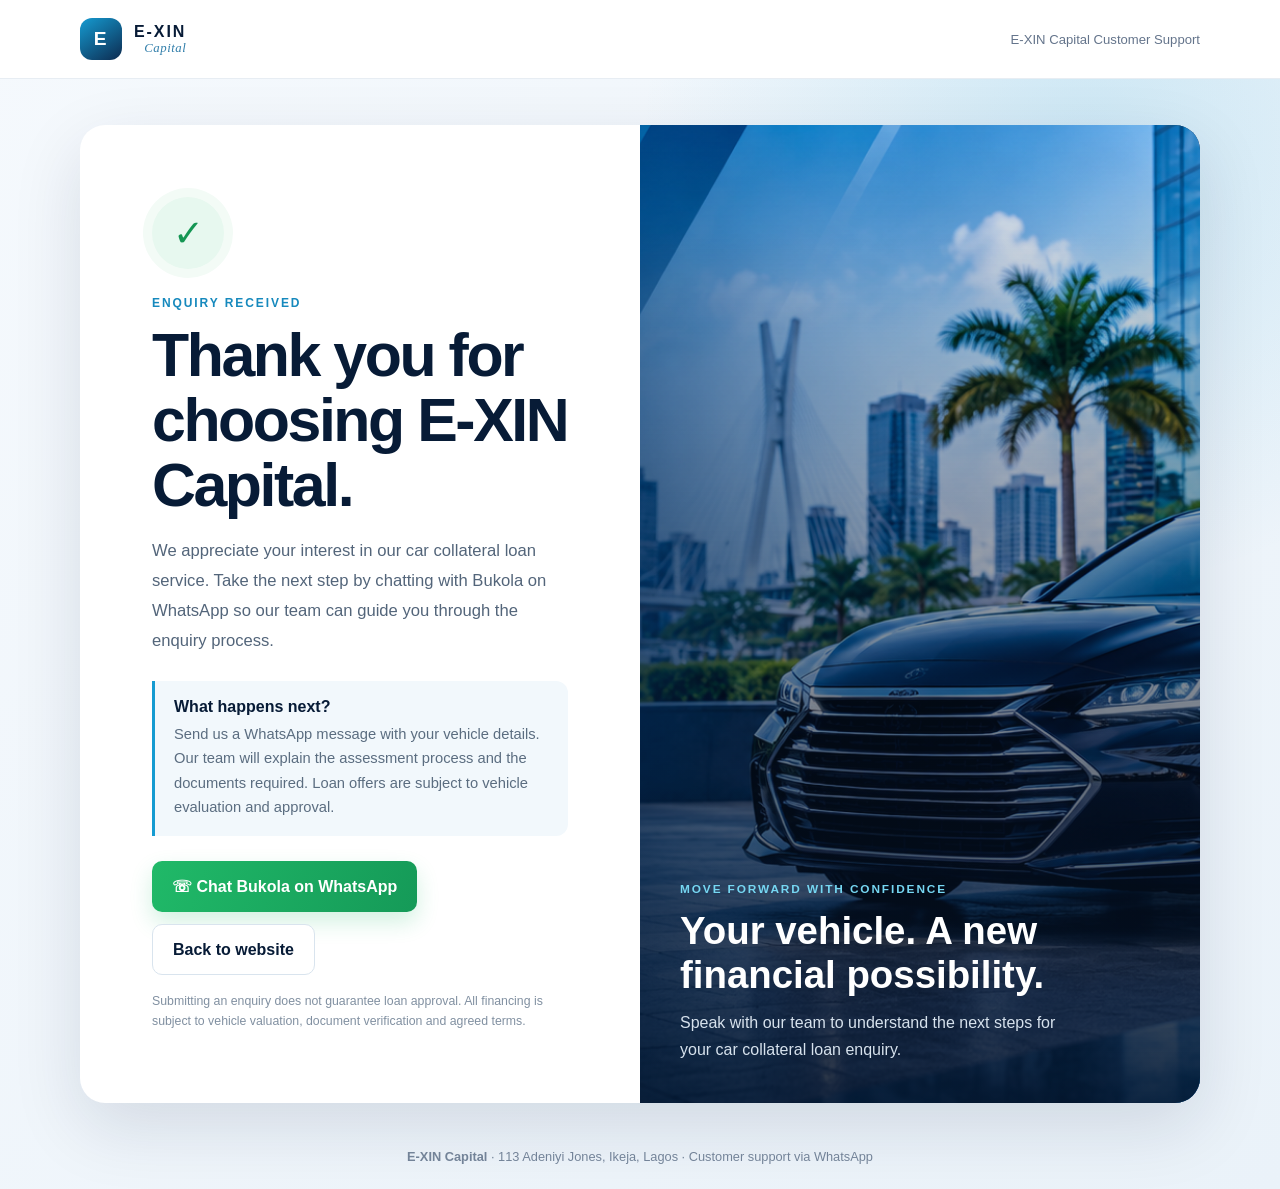
<file: thank-you.html>
<!DOCTYPE html>
<html lang="en">
<head>
  <meta charset="UTF-8">
  <meta name="viewport" content="width=device-width, initial-scale=1.0">
  <meta name="description" content="Thank you for contacting E-XIN Capital. Continue your car collateral loan enquiry with our team on WhatsApp.">
  <meta name="robots" content="noindex, follow">
  <meta name="theme-color" content="#071b36">
  <title>Thank You | E-XIN Capital</title>
  <style>
    :root{--navy:#071b36;--blue:#159bd1;--green:#20b968;--ink:#17283d;--muted:#64748b}
    *{box-sizing:border-box}body{margin:0;min-height:100vh;font-family:Inter,"Segoe UI",Arial,sans-serif;color:var(--ink);background:radial-gradient(circle at 85% 12%,rgba(21,155,209,.16),transparent 28rem),linear-gradient(135deg,#f5f9fd,#eaf2f9);display:flex;flex-direction:column}
    header{background:#fff;border-bottom:1px solid #e7edf3}.top{width:min(1120px,calc(100% - 40px));min-height:78px;margin:auto;display:flex;align-items:center;justify-content:space-between}.brand{display:flex;align-items:center;gap:12px;color:var(--navy);font-weight:800;letter-spacing:.12em;text-decoration:none}.mark{width:42px;height:42px;border-radius:12px;display:grid;place-items:center;color:#fff;background:linear-gradient(145deg,#159bd1,#0d2b50);font-size:1.2rem}.brand small{display:block;text-align:right;color:#317eaa;font:italic  .8rem Georgia,serif;letter-spacing:.04em}.support{font-size:.82rem;color:var(--muted)}
    main{flex:1;width:min(1120px,calc(100% - 40px));margin:46px auto;display:grid;grid-template-columns:1fr 1fr;background:#fff;border-radius:25px;overflow:hidden;box-shadow:0 24px 70px rgba(7,27,54,.12)}.copy{padding:clamp(32px,6vw,72px);display:flex;flex-direction:column;justify-content:center}.check{width:72px;height:72px;border-radius:50%;display:grid;place-items:center;background:#e7f8ef;color:#149653;font-size:2.3rem;margin-bottom:27px;box-shadow:0 0 0 9px #f3fbf6}.eyebrow{color:#1689bd;text-transform:uppercase;letter-spacing:.16em;font-size:.75rem;font-weight:800;margin:0 0 13px}h1{color:var(--navy);font-size:clamp(2.3rem,5vw,3.8rem);line-height:1.07;letter-spacing:-.04em;margin:0 0 18px}.lead{color:#53657a;font-size:1.04rem;line-height:1.8;margin:0 0 25px}.next{border-left:3px solid var(--blue);background:#f2f8fc;padding:17px 19px;border-radius:0 12px 12px 0;margin-bottom:25px}.next strong{display:block;color:var(--navy);margin-bottom:6px}.next p{margin:0;color:#5b6d80;line-height:1.65;font-size:.92rem}.actions{display:flex;flex-wrap:wrap;gap:12px;margin-bottom:17px}.btn{min-height:51px;padding:0 20px;border-radius:10px;display:inline-flex;align-items:center;justify-content:center;gap:8px;text-decoration:none;font-weight:750}.primary{color:white;background:linear-gradient(110deg,#20b968,#159a58);box-shadow:0 10px 22px rgba(32,185,104,.2)}.secondary{color:var(--navy);border:1px solid #d9e4ee;background:#fff}.fine{color:#8190a1;font-size:.77rem;line-height:1.6;margin:0}.visual{min-height:560px;position:relative;background:linear-gradient(0deg,rgba(4,18,38,.84),rgba(4,18,38,.05)),url("./hero-car-finance.png") center/cover no-repeat,#0d2b50}.caption{position:absolute;left:40px;right:40px;bottom:40px;color:#fff}.caption span{color:#76d7f2;font-size:.74rem;letter-spacing:.16em;text-transform:uppercase;font-weight:800}.caption h2{font-size:clamp(1.7rem,3vw,2.4rem);line-height:1.15;margin:12px 0}.caption p{color:#d7e2ed;line-height:1.7;max-width:390px;margin:0}footer{text-align:center;color:#738398;font-size:.8rem;padding:0 20px 25px}
    @media(max-width:800px){main{grid-template-columns:1fr;margin:26px auto;border-radius:19px}.copy{padding:36px 27px}.visual{min-height:300px}.caption{left:27px;right:27px;bottom:26px}}@media(max-width:430px){.top,main{width:calc(100% - 24px)}.support{display:none}.actions{flex-direction:column}.btn{width:100%}.visual{min-height:260px}}
  </style>
</head>
<body>
  <header><div class="top">
    <a class="brand" href="/" aria-label="E-XIN Capital home"><span class="mark">E</span><span>E-XIN<small>Capital</small></span></a>
    <span class="support">E-XIN Capital Customer Support</span>
  </div></header>
  <main>
    <section class="copy">
      <div class="check" aria-hidden="true">✓</div>
      <p class="eyebrow">Enquiry received</p>
      <h1>Thank you for choosing E-XIN Capital.</h1>
      <p class="lead">We appreciate your interest in our car collateral loan service. Take the next step by chatting with Bukola on WhatsApp so our team can guide you through the enquiry process.</p>
      <div class="next"><strong>What happens next?</strong><p>Send us a WhatsApp message with your vehicle details. Our team will explain the assessment process and the documents required. Loan offers are subject to vehicle evaluation and approval.</p></div>
      <div class="actions">
        <a class="btn primary" href="https://wa.me/2349022658730?text=Hello%20Bukola%2C%20I%20just%20submitted%20an%20enquiry%20on%20the%20E-XIN%20Capital%20website." target="_blank" rel="noopener">☏ Chat Bukola on WhatsApp</a>
        <a class="btn secondary" href="/">Back to website</a>
      </div>
      <p class="fine">Submitting an enquiry does not guarantee loan approval. All financing is subject to vehicle valuation, document verification and agreed terms.</p>
    </section>
    <aside class="visual" aria-label="E-XIN Capital vehicle finance"><div class="caption"><span>Move forward with confidence</span><h2>Your vehicle. A new financial possibility.</h2><p>Speak with our team to understand the next steps for your car collateral loan enquiry.</p></div></aside>
  </main>
  <footer><strong>E-XIN Capital</strong> · 113 Adeniyi Jones, Ikeja, Lagos · Customer support via WhatsApp</footer>
</body>
</html>
</file>
